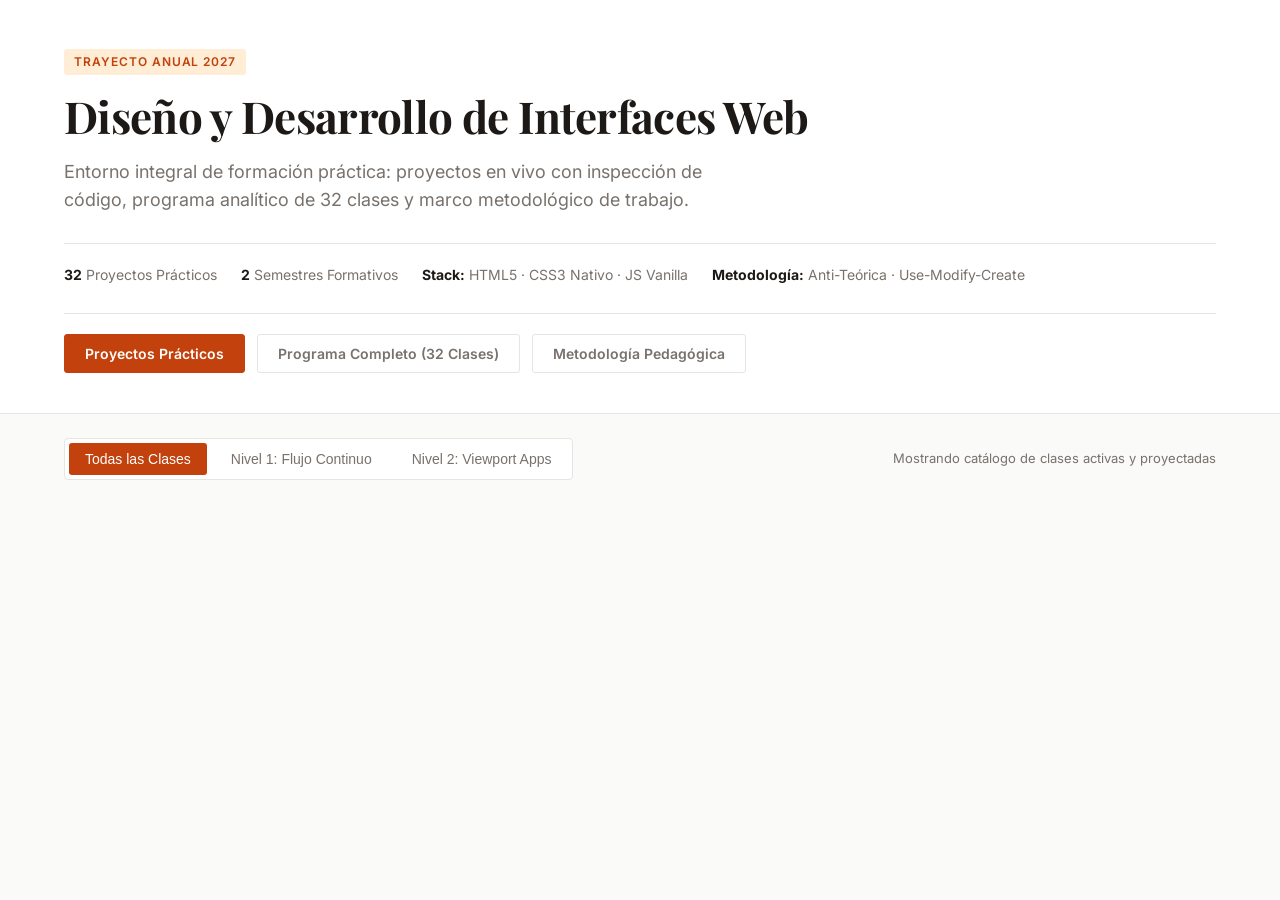
<file: index.html>
<!DOCTYPE html>
<html lang="es">
<head>
  <meta charset="UTF-8">
  <meta name="viewport" content="width=device-width, initial-scale=1.0">
  <title>Portal de Formación | Trayecto Anual de Diseño Web 2027</title>
  <meta name="description" content="Portal interactivo, programa curricular y metodología del Trayecto Anual de Diseño Web por Proyectos 2027.">
  
  <!-- Tipografías (Google Fonts) -->
  <link rel="preconnect" href="https://fonts.googleapis.com">
  <link rel="preconnect" href="https://fonts.gstatic.com" crossorigin>
  <link href="https://fonts.googleapis.com/css2?family=Inter:wght@400;500;600;700&family=JetBrains+Mono:wght@400;500&family=Playfair+Display:ital,wght@0,600;0,700;1,400&display=swap" rel="stylesheet">
  
  <!-- Estilos del Portal (Arquetipo Editorial Cálido) -->
  <link rel="stylesheet" href="css/portal.css">
  <link rel="stylesheet" href="css/prism.min.css">
</head>
<body>

  <!-- Encabezado / Hero Editorial -->
  <header class="portal-header">
    <div class="portal-container">
      <span class="portal-tag">Trayecto Anual 2027</span>
      <h1 class="portal-title">Diseño y Desarrollo de Interfaces Web</h1>
      <p class="portal-subtitle">
        Entorno integral de formación práctica: proyectos en vivo con inspección de código, programa analítico de 32 clases y marco metodológico de trabajo.
      </p>

      <div class="portal-meta">
        <div><strong>32</strong> Proyectos Prácticos</div>
        <div><strong>2</strong> Semestres Formativos</div>
        <div><strong>Stack:</strong> HTML5 · CSS3 Nativo · JS Vanilla</div>
        <div><strong>Metodología:</strong> Anti-Teórica · Use-Modify-Create</div>
      </div>

      <!-- Barra de Navegación Principal (SPA) -->
      <nav class="portal-main-nav" aria-label="Navegación principal del curso">
        <button class="main-nav-btn is-active" data-view="proyectos">Proyectos Prácticos</button>
        <button class="main-nav-btn" data-view="programa">Programa Completo (32 Clases)</button>
        <button class="main-nav-btn" data-view="metodologia">Metodología Pedagógica</button>
      </nav>
    </div>
  </header>

  <!-- Contenido Principal -->
  <main class="portal-container">

    <!-- ======================================================== -->
    <!-- VISTA 1: PROYECTOS PRÁCTICOS (GRILLA + VISOR INTERACTIVO) -->
    <!-- ======================================================== -->
    <section class="portal-view is-active" id="view-proyectos" aria-label="Catálogo de Proyectos">
      <!-- Barra de Filtros por Nivel -->
      <div class="portal-controls">
        <div class="filter-tabs" role="tablist" aria-label="Filtrar por nivel">
          <button class="filter-btn is-active" data-filter="all">Todas las Clases</button>
          <button class="filter-btn" data-filter="1">Nivel 1: Flujo Continuo</button>
          <button class="filter-btn" data-filter="2">Nivel 2: Viewport Apps</button>
        </div>

        <span class="portal-info-badge">Mostrando catálogo de clases activas y proyectadas</span>
      </div>

      <!-- Grilla de Tarjetas (Renderizada por js/portal.js) -->
      <div class="classes-grid" id="classes-grid">
        <!-- Las tarjetas se generan dinámicamente -->
      </div>
    </section>

    <!-- ======================================================== -->
    <!-- VISTA 2: PROGRAMA COMPLETO (32 CLASES E HITOS)           -->
    <!-- ======================================================== -->
    <section class="portal-view" id="view-programa" aria-label="Programa de Clases">
      <article class="editorial-article">
        <header class="article-header">
          <span class="article-badge">Plan Curricular 2027</span>
          <h2 class="article-title">32 Proyectos Prácticos para Aprender Diseño Web</h2>
          <p class="article-lead">
            32 semanas · 1 clase semanal de 3 horas (180 min) · Cero teoría de memoria · Cada clase resuelve un problema visual concreto con código real.
          </p>
        </header>

        <!-- Bloque Nivel 1 -->
        <h3 class="section-block-title">Nivel 1: Páginas Web y Sitios de Lectura (Clases 01 a 16)</h3>
        <p class="section-block-desc">
          <strong>Enfoque:</strong> Documentos web continuos con scroll vertical natural, estructura semántica, tipografía cuidada, Flexbox y publicación en <strong>Netlify Drop</strong>.
        </p>

        <div class="table-responsive">
          <table class="data-table">
            <thead>
              <tr>
                <th class="cell-num">#</th>
                <th>Proyecto</th>
                <th>Problema que resolvemos</th>
                <th>Aprendizaje HTML &amp; CSS</th>
                <th>Estilo</th>
                <th>Interacción</th>
              </tr>
            </thead>
            <tbody>
              <tr>
                <td class="cell-num">01</td>
                <td class="cell-name"><strong>Tarjeta de Perfil Personal (Link in Bio)</strong></td>
                <td>La web por defecto muestra texto plano desordenado y enlaces azules.</td>
                <td>Estructura básica (`html`, `head`, `body`), textos, enlaces, imágenes y primer CSS.</td>
                <td><span class="badge-tag">Editorial Cálido</span></td>
                <td>No</td>
              </tr>
              <tr>
                <td class="cell-num">02</td>
                <td class="cell-name"><strong>Ficha de Receta Culinaria</strong></td>
                <td>El texto corrido sin jerarquías cansa la vista y nadie lo lee.</td>
                <td>Semántica (`header`, `main`, `article`, listas), fuentes, tamaños e interlineado.</td>
                <td><span class="badge-tag">Editorial Cálido</span></td>
                <td>No</td>
              </tr>
              <tr>
                <td class="cell-num">03</td>
                <td class="cell-name"><strong>Tarjeta de Producto E-Commerce</strong></td>
                <td>Las fotos y textos se pegan a los bordes de la tarjeta o se salen.</td>
                <td><strong>Box Model I:</strong> Width, height, padding, border y margin. Evitar desbordes.</td>
                <td><span class="badge-tag">SaaS Moderno</span></td>
                <td>No</td>
              </tr>
              <tr>
                <td class="cell-num">04</td>
                <td class="cell-name"><strong>Banner Promocional con Fondo</strong></td>
                <td>Agregar espacio interno agranda la caja y rompe el ancho calculado.</td>
                <td>`box-sizing: border-box`, fondos con color e imágenes completas (`cover`).</td>
                <td><span class="badge-tag">Neo-Brutalismo</span></td>
                <td>No</td>
              </tr>
              <tr>
                <td class="cell-num">05</td>
                <td class="cell-name"><strong>Artículo con Citas Destacadas</strong></td>
                <td>Líneas de texto eternas de punta a punta de la pantalla que agotan los ojos.</td>
                <td>Google Fonts, medidas en `rem` y límites de ancho centrado (`max-width: 68ch`).</td>
                <td><span class="badge-tag">Editorial Cálido</span></td>
                <td>No</td>
              </tr>
              <tr>
                <td class="cell-num">06</td>
                <td class="cell-name"><strong>Barra de Navegación (Topbar)</strong></td>
                <td>Logo a la izquierda y botones a la derecha sin usar flotantes rotos.</td>
                <td><strong>Flexbox I:</strong> Fila horizontal (`display: flex`) y extremos (`space-between`).</td>
                <td><span class="badge-tag">SaaS Moderno</span></td>
                <td>No</td>
              </tr>
              <tr>
                <td class="cell-num">07</td>
                <td class="cell-name"><strong>Botonera y Barra de Acciones</strong></td>
                <td>Iconos y textos dentro de un botón quedan desalineados verticalmente.</td>
                <td>Centrado vertical (`align-items: center`), separación con `gap` y efectos `:hover`.</td>
                <td><span class="badge-tag">Industrial</span></td>
                <td>No</td>
              </tr>
              <tr>
                <td class="cell-num">08</td>
                <td class="cell-name"><strong>Tabla de Precios y Planes</strong></td>
                <td>Tarjetas en fila con alturas dispares y botones flotando a distinta altura.</td>
                <td>Alturas parejas con stretch, anchos iguales (`flex: 1`) y botones al fondo con `margin-top: auto`.</td>
                <td><span class="badge-tag">SaaS Moderno</span></td>
                <td><span class="badge-interactive">Switch Mensual/Anual</span></td>
              </tr>
              <tr>
                <td class="cell-num">09</td>
                <td class="cell-name"><strong>Galería de Trabajos (Portfolio)</strong></td>
                <td>Al achicar la pantalla, las tarjetas se aprietan infinitamente hasta deformarse.</td>
                <td>Columnas fluidas responsivas con `flex-wrap: wrap` y anchos porcentuales.</td>
                <td><span class="badge-tag">Neo-Brutalismo</span></td>
                <td>No</td>
              </tr>
              <tr>
                <td class="cell-num">10</td>
                <td class="cell-name"><strong>Catálogo de Productos con Filtros</strong></td>
                <td>Organizar una columna fija de filtros a la izquierda y grilla a la derecha.</td>
                <td>Flexbox anidado: caja contenedora principal dividida en lateral y cuerpo.</td>
                <td><span class="badge-tag">SaaS Moderno</span></td>
                <td>No</td>
              </tr>
              <tr>
                <td class="cell-num">11</td>
                <td class="cell-name"><strong>Formulario de Registro y Contacto</strong></td>
                <td>Casilleros desalineados y el usuario no sabe dónde hacer clic para escribir.</td>
                <td>Inputs accesibles (text, email, password), etiquetas `<label>` vinculadas y foco con `:focus`.</td>
                <td><span class="badge-tag">SaaS Moderno</span></td>
                <td><span class="badge-interactive">Mostrar Contraseña</span></td>
              </tr>
              <tr>
                <td class="cell-num">12</td>
                <td class="cell-name"><strong>Formulario de Cotización o Reservas</strong></td>
                <td>Opciones de selección múltiple, desplegables y comentarios desordenados.</td>
                <td>Elementos `<select>`, `<checkbox>`, `<radio>` y `<textarea>` estilizados y legibles.</td>
                <td><span class="badge-tag">Editorial Cálido</span></td>
                <td>No</td>
              </tr>
              <tr>
                <td class="cell-num">13</td>
                <td class="cell-name"><strong>Tabla de Posiciones o Comparativa</strong></td>
                <td>Datos numéricos desalineados y difíciles de comparar a simple vista.</td>
                <td>Tablas semánticas (`table`, `thead`, `tbody`), `border-collapse` y alineación numérica.</td>
                <td><span class="badge-tag">Industrial</span></td>
                <td>No</td>
              </tr>
              <tr>
                <td class="cell-num">14</td>
                <td class="cell-name"><strong>Página Completa de Producto (Parte 1)</strong></td>
                <td>Unir todo lo aprendido en una página integral larga y comercial.</td>
                <td>Estructura completa de landing page, scroll suave y acordeón nativo `<details>`.</td>
                <td><span class="badge-tag">Libre</span></td>
                <td>No</td>
              </tr>
              <tr>
                <td class="cell-num">15</td>
                <td class="cell-name"><strong>Página Completa de Producto (Parte 2)</strong></td>
                <td>En la pantalla chica del celular el menú tapa la página y requiere botón.</td>
                <td>Media Queries responsivas y menú hamburguesa conectado con el interruptor JS de 3 pasos.</td>
                <td><span class="badge-tag">Libre</span></td>
                <td><span class="badge-interactive">Menú Hamburguesa</span></td>
              </tr>
              <tr>
                <td class="cell-num">16</td>
                <td class="cell-name"><strong>Primera Web en Internet y Auditoría</strong></td>
                <td>La página solo funciona localmente y no puede compartirse con el mundo.</td>
                <td>Auditoría de sintaxis y despliegue gratuito a producción con **Netlify Drop**.</td>
                <td><span class="badge-tag">Libre</span></td>
                <td>No</td>
              </tr>
            </tbody>
          </table>
        </div>

        <hr class="section-divider">

        <!-- Bloque Nivel 2 -->
        <h3 class="section-block-title">Nivel 2: Pantallas de Aplicaciones, Paneles y Sistemas de Diseño (Clases 17 a 32)</h3>
        <p class="section-block-desc">
          <strong>Enfoque:</strong> Pantallas de aplicación (100dvh desktop / scroll móvil), control de versiones con <strong>Git &amp; GitHub</strong>, CSS Grid bidimensional, tokens de diseño y <strong>GitHub Pages</strong>.
        </p>

        <div class="table-responsive">
          <table class="data-table">
            <thead>
              <tr>
                <th class="cell-num">#</th>
                <th>Proyecto</th>
                <th>Problema que resolvemos</th>
                <th>Aprendizaje HTML &amp; CSS</th>
                <th>Estilo</th>
                <th>Interacción</th>
              </tr>
            </thead>
            <tbody>
              <tr>
                <td class="cell-num">17</td>
                <td class="cell-name"><strong>Control Profesional con Git</strong></td>
                <td>Modificar código sin copia de seguridad hace que un error borre horas de trabajo.</td>
                <td>Terminal de VS Code, repositorios locales con Git, commits y push a GitHub.</td>
                <td><span class="badge-tag">Industrial</span></td>
                <td>No</td>
              </tr>
              <tr>
                <td class="cell-num">18</td>
                <td class="cell-name"><strong>Tarjeta con Notificación Flotante (Badge)</strong></td>
                <td>Colocar un badge en la esquina de una tarjeta sin que corra los textos.</td>
                <td>Posicionamiento fuera de flujo: `position: relative` + `position: absolute`.</td>
                <td><span class="badge-tag">SaaS Moderno</span></td>
                <td>No</td>
              </tr>
              <tr>
                <td class="cell-num">19</td>
                <td class="cell-name"><strong>Menú Superior Fijo con Notificaciones</strong></td>
                <td>El menú desaparece al scrollear y una ventanita flotante queda tapada.</td>
                <td>Navegación pegada con `position: sticky` y apilamiento en capas con `z-index`.</td>
                <td><span class="badge-tag">Industrial</span></td>
                <td><span class="badge-interactive">Pop de Avisos</span></td>
              </tr>
              <tr>
                <td class="cell-num">20</td>
                <td class="cell-name"><strong>Mosaico de Fotos y Portfolio Creativo</strong></td>
                <td>Flexbox solo piensa en 1D; no permite mosaicos con fotos de tamaños variados.</td>
                <td><strong>CSS Grid:</strong> Cuadrículas bidimensionales usando fracciones (`fr`) y `gap`.</td>
                <td><span class="badge-tag">Neo-Brutalismo</span></td>
                <td>No</td>
              </tr>
              <tr>
                <td class="cell-num">21</td>
                <td class="cell-name"><strong>Grilla Bento (Estilo Apple / Linear)</strong></td>
                <td>Tarjetas modernas donde una ocupa dos filas y dos columnas sin romper el resto.</td>
                <td>Expansión en grilla con `grid-column: span 2` y `grid-row: span 2`.</td>
                <td><span class="badge-tag">SaaS Moderno</span></td>
                <td>No</td>
              </tr>
              <tr>
                <td class="cell-num">22</td>
                <td class="cell-name"><strong>Estructura Base de una App (App Shell)</strong></td>
                <td>Pantalla fija de aplicación donde el sidebar queda quieto y el centro scrollea.</td>
                <td>Áreas nombradas (`grid-template-areas`), altura real `100dvh` y scroll encapsulado.</td>
                <td><span class="badge-tag">Industrial</span></td>
                <td>No</td>
              </tr>
              <tr>
                <td class="cell-num">23</td>
                <td class="cell-name"><strong>Panel de Métricas (Dashboard de Control)</strong></td>
                <td>Coordinar el esqueleto general con los detalles dentro de cada estadística.</td>
                <td>La combinación profesional: Grid para la macro-estructura y Flexbox para micro-tarjetas.</td>
                <td><span class="badge-tag">Industrial</span></td>
                <td>No</td>
              </tr>
              <tr>
                <td class="cell-num">24</td>
                <td class="cell-name"><strong>Grillas Auto-Responsivas Sin Media Queries</strong></td>
                <td>Escribir reglas manuales para cada tamaño de pantalla es agotador y frágil.</td>
                <td>Columnas fluidas inteligentes con `repeat(auto-fit, minmax(280px, 1fr))`.</td>
                <td><span class="badge-tag">SaaS Moderno</span></td>
                <td>No</td>
              </tr>
              <tr>
                <td class="cell-num">25</td>
                <td class="cell-name"><strong>Menú Lateral Deslizable Móvil</strong></td>
                <td>En celular el sidebar ocupa toda la pantalla y asfixia el contenido central.</td>
                <td>Mobile-First: sidebar oculto por defecto con transformación lateral fluida.</td>
                <td><span class="badge-tag">SaaS Moderno</span></td>
                <td><span class="badge-interactive">Sidebar Deslizable</span></td>
              </tr>
              <tr>
                <td class="cell-num">26</td>
                <td class="cell-name"><strong>Sistema de Colores y Tokens (`:root`)</strong></td>
                <td>Cambiar la identidad de marca obliga a buscar y reemplazar cientos de líneas.</td>
                <td>Variables nativas de CSS (`:root`) para colores, tipografías y radios globales.</td>
                <td><span class="badge-tag">Libre</span></td>
                <td>No</td>
              </tr>
              <tr>
                <td class="cell-num">27</td>
                <td class="cell-name"><strong>Modo Oscuro (Dark Mode) con Persistencia</strong></td>
                <td>Los usuarios quieren interfaz nocturna sin duplicar archivos CSS.</td>
                <td>Variables dinámicas redefinidas en clase `.dark` y guardado en `localStorage`.</td>
                <td><span class="badge-tag">Industrial</span></td>
                <td><span class="badge-interactive">Switch Dark/Light</span></td>
              </tr>
              <tr>
                <td class="cell-num">28</td>
                <td class="cell-name"><strong>Iconos Nítidos (SVG) y Multimedia</strong></td>
                <td>Imágenes PNG se pixelen al agrandar y no cambian de color con el texto.</td>
                <td>Iconos vectoriales Tabler Icons (`currentColor`), video y audio HTML5 nativos.</td>
                <td><span class="badge-tag">Editorial Cálido</span></td>
                <td>No</td>
              </tr>
              <tr>
                <td class="cell-num">29</td>
                <td class="cell-name"><strong>Validación Visual en Formularios</strong></td>
                <td>El usuario escribe mal un dato y no se entera hasta enviar la página.</td>
                <td>Inputs avanzados (date, range, color) y feedback en tiempo real con `:valid` e `:invalid`.</td>
                <td><span class="badge-tag">SaaS Moderno</span></td>
                <td>No</td>
              </tr>
              <tr>
                <td class="cell-num">30</td>
                <td class="cell-name"><strong>Factura Lista para Imprimir y Guardar en PDF</strong></td>
                <td>Al imprimir con `Ctrl+P`, salen menús, botones y se cortan tablas entre hojas.</td>
                <td>Estilos específicos de impresión (`@media print`): limpieza y saltos de página controlados.</td>
                <td><span class="badge-tag">Editorial Cálido</span></td>
                <td>No</td>
              </tr>
              <tr>
                <td class="cell-num">31</td>
                <td class="cell-name"><strong>Proyecto Final: Dashboard SaaS Completo</strong></td>
                <td>Ensamblar todas las destrezas del año en un producto digital funcional completo.</td>
                <td>Arquitectura limpia, accesibilidad por teclado y modal emergente nativo.</td>
                <td><span class="badge-tag">Libre</span></td>
                <td><span class="badge-interactive">Modal de Registros</span></td>
              </tr>
              <tr>
                <td class="cell-num">32</td>
                <td class="cell-name"><strong>Publicación Automática en GitHub Pages</strong></td>
                <td>La aplicación debe estar online y actualizarse con cada commit de Git.</td>
                <td>Despliegue automatizado con Pages, auditoría con Lighthouse y entrega final.</td>
                <td><span class="badge-tag">Libre</span></td>
                <td>No</td>
              </tr>
            </tbody>
          </table>
        </div>

        <hr class="section-divider">

        <!-- Bloque Hitos -->
        <h3 class="section-block-title">Los 8 Hitos Clave del Año</h3>
        <p class="section-block-desc">
          Puntos de control formativos donde se consolida un proyecto completo para sumar al portfolio.
        </p>

        <div class="milestones-grid">
          <div class="milestone-card">
            <span class="milestone-week">Semana 04 · Nivel 1</span>
            <h4 class="milestone-title">Hito 1: Control de Cajas</h4>
            <p class="milestone-desc">Banner promocional. Dominio exacto del Box Model sin desbordes de pantalla.</p>
          </div>
          <div class="milestone-card">
            <span class="milestone-week">Semana 08 · Nivel 1</span>
            <h4 class="milestone-title">Hito 2: Dominio de Flexbox</h4>
            <p class="milestone-desc">Tabla de 3 planes de precios con alturas unificadas y botones alineados al fondo.</p>
          </div>
          <div class="milestone-card">
            <span class="milestone-week">Semana 13 · Nivel 1</span>
            <h4 class="milestone-title">Hito 3: Formularios y Datos</h4>
            <p class="milestone-desc">Formularios accesibles y tablas numéricas perfectamente legibles.</p>
          </div>
          <div class="milestone-card">
            <span class="milestone-week">Semana 16 · Nivel 1</span>
            <h4 class="milestone-title">Hito 4: Cierre Nivel 1</h4>
            <p class="milestone-desc">Landing page comercial completa publicada en internet vía Netlify Drop.</p>
          </div>
          <div class="milestone-card">
            <span class="milestone-week">Semana 17 · Nivel 2</span>
            <h4 class="milestone-title">Hito 5: Trabajo con Git</h4>
            <p class="milestone-desc">Primer repositorio versionado en terminal y sincronizado con GitHub.</p>
          </div>
          <div class="milestone-card">
            <span class="milestone-week">Semana 22 · Nivel 2</span>
            <h4 class="milestone-title">Hito 6: Pantalla de App (100dvh)</h4>
            <p class="milestone-desc">Panel de aplicación con sidebar fijo y scroll de trabajo independiente.</p>
          </div>
          <div class="milestone-card">
            <span class="milestone-week">Semana 27 · Nivel 2</span>
            <h4 class="milestone-title">Hito 7: Tokens y Modo Oscuro</h4>
            <p class="milestone-desc">Sistema de variables en `:root` con alternancia persistente de tema claro/oscuro.</p>
          </div>
          <div class="milestone-card">
            <span class="milestone-week">Semana 32 · Nivel 2</span>
            <h4 class="milestone-title">Hito 8: Entrega Integrador Final</h4>
            <p class="milestone-desc">Aplicación web completa publicada y sincronizada en GitHub Pages.</p>
          </div>
        </div>
      </article>
    </section>

    <!-- ======================================================== -->
    <!-- VISTA 3: METODOLOGÍA PEDAGÓGICA                          -->
    <!-- ======================================================== -->
    <section class="portal-view" id="view-metodologia" aria-label="Metodología de Trabajo">
      <article class="editorial-article">
        <header class="article-header">
          <span class="article-badge">Marco Metodológico</span>
          <h2 class="article-title">Cómo Enseñamos y Aprendemos</h2>
          <p class="article-lead">
            Una propuesta pedagógica 100% práctica basada en proyectos reales, diseñada para eliminar la frustración teórica y el bloqueo frente a la hoja en blanco.
          </p>
        </header>

        <!-- Los 4 Principios -->
        <h3 class="section-block-title">Los Cuatro Principios de Clase</h3>
        <p class="section-block-desc">
          Fundamentos aplicados en cada sesión desde el primer minuto de cursada:
        </p>

        <div class="principles-grid">
          <div class="principle-card">
            <div class="principle-num">01</div>
            <h4 class="principle-title">El código resuelve un problema visual</h4>
            <p class="principle-text">
              No memorizamos etiquetas de antemano. La teoría aparece únicamente como solución técnica ante una fricción visual evidente (un botón desalineado, una caja desbordada o un texto ilegible).
            </p>
          </div>

          <div class="principle-card">
            <div class="principle-num">02</div>
            <h4 class="principle-title">Boceto en cajas antes de escribir código</h4>
            <p class="principle-text">
              Pensar en cajas estructuradas antes de tocar el teclado. Dedicamos 5 minutos en Excalidraw o papel a dibujar rectángulos jerárquicos (padres e hijos). Si se puede esquematizar en 3 minutos, se puede maquetar sin trabas.
            </p>
          </div>

          <div class="principle-card">
            <div class="principle-num">03</div>
            <h4 class="principle-title">Elegí tu nivel de ayuda en cada clase</h4>
            <p class="principle-text">
              Cada alumno regula su desafío diario: <strong>Modo Guiado</strong> (plantilla con HTML resuelto y comentarios en CSS para avanzar con contención) o <strong>Modo Autónomo</strong> (texto crudo y objetivo visual para construir desde cero).
            </p>
          </div>

          <div class="principle-card">
            <div class="principle-num">04</div>
            <h4 class="principle-title">JavaScript simple y quirúrgico</h4>
            <p class="principle-text">
              Sin matemáticas abstractas ni algoritmos pesados en etapas iniciales. Usamos el patrón transparente de 3 pasos que opera exactamente como un interruptor de luz en la pared.
            </p>
          </div>
        </div>

        <!-- Patrón JS de 3 pasos -->
        <h4 style="font-size: 1.125rem; font-weight: 700; margin-bottom: 0.5rem;">El Patrón de 3 Pasos del DOM</h4>
        <p class="section-block-desc">
          Toda interactividad en las clases iniciales se resuelve conectando el evento del usuario con una clase de estilos en CSS:
        </p>

        <div class="code-example-box">
<span style="color:#78716c;">// 1. ELEGIR los elementos de la interfaz</span>
<span style="color:#f97316;">const</span> botonMenu = document.<span style="color:#38bdf8;">querySelector</span>(<span style="color:#a3e635;">'.menu-toggle'</span>);
<span style="color:#f97316;">const</span> navMenu   = document.<span style="color:#38bdf8;">querySelector</span>(<span style="color:#a3e635;">'.nav-links'</span>);

<span style="color:#78716c;">// 2. ESCUCHAR el clic del usuario</span>
botonMenu.<span style="color:#38bdf8;">addEventListener</span>(<span style="color:#a3e635;">'click'</span>, () =&gt; {
  <span style="color:#78716c;">// 3. PRENDER / APAGAR la clase en CSS</span>
  navMenu.classList.<span style="color:#38bdf8;">toggle</span>(<span style="color:#a3e635;">'is-open'</span>);
});
        </div>

        <hr class="section-divider">

        <!-- Cronograma de 180 Minutos -->
        <h3 class="section-block-title">Estructura de una Clase de 3 Horas (180 Minutos)</h3>
        <p class="section-block-desc">
          Una rutina predecible y cuidada para asegurar el acompañamiento docente mesa por mesa:
        </p>

        <div class="table-responsive">
          <table class="data-table">
            <thead>
              <tr>
                <th style="width: 5rem;">Bloque</th>
                <th style="width: 8rem;">Tiempo</th>
                <th style="width: 14rem;">Momento</th>
                <th>Actividad en el aula</th>
              </tr>
            </thead>
            <tbody>
              <tr>
                <td><strong>Bloque 1</strong></td>
                <td><code>00:00 - 00:35</code></td>
                <td><strong>Apertura y Desarmado</strong></td>
                <td>Proyección de la <code>version-terminada</code> en pantalla grande. Inspección con DevTools (`F12`) y boceto ágil de cajas en Excalidraw (5 min).</td>
              </tr>
              <tr>
                <td><strong>Bloque 2</strong></td>
                <td><code>00:35 - 00:40</code></td>
                <td><strong>Elección de Modo</strong></td>
                <td>Cada estudiante selecciona su punto de partida: <code>starter-kit-guiado</code> (asistido) o <code>starter-kit-autonomo</code> (hoja en blanco).</td>
              </tr>
              <tr>
                <td><strong>Bloque 3</strong></td>
                <td><code>00:40 - 02:25</code></td>
                <td><strong>Taller de Práctica</strong></td>
                <td>Maquetación individual o en duplas siguiendo <code>INSTRUCCIONES.md</code>. El docente recorre mesa por mesa destrabando fricciones puntuales.</td>
              </tr>
              <tr>
                <td><strong>Bloque 4</strong></td>
                <td><code>02:25 - 02:40</code></td>
                <td><strong>Pausa Activa</strong></td>
                <td>15 minutos para despejar la vista, tomar un café y desconectar de las pantallas.</td>
              </tr>
              <tr>
                <td><strong>Bloque 5</strong></td>
                <td><code>02:40 - 03:00</code></td>
                <td><strong>Puesta en Común</strong></td>
                <td>Ronda final de 20 minutos: logros alcanzados, qué propiedades costaron resolver y cómo se solucionaron colectivamente.</td>
              </tr>
            </tbody>
          </table>
        </div>

        <hr class="section-divider">

        <!-- Protocolo de 4 Pasos -->
        <h3 class="section-block-title">Protocolo de Depuración en 4 Pasos</h3>
        <p class="section-block-desc">
          Camino estandarizado que entrena a los estudiantes a encontrar y corregir desajustes visuales mediante las herramientas de desarrollo del navegador:
        </p>

        <div class="protocol-steps">
          <div class="protocol-step">
            <span class="step-badge">Paso 1</span>
            <div class="step-content">
              <h4>Inspeccionar el elemento con F12</h4>
              <p>Clic derecho sobre el elemento desalineado &gt; <em>Inspeccionar</em>. Localizar la etiqueta exacta en el árbol del DOM.</p>
            </div>
          </div>

          <div class="protocol-step">
            <span class="step-badge">Paso 2</span>
            <div class="step-content">
              <h4>Verificar la insignia flex o grid en el contenedor padre</h4>
              <p>Confirmar si el padre directo tiene <code>display: flex</code> o <code>display: grid</code> declarado. Si no aparece, revisar errores tipográficos en el selector del CSS.</p>
            </div>
          </div>

          <div class="protocol-step">
            <span class="step-badge">Paso 3</span>
            <div class="step-content">
              <h4>Detectar propiedades tachadas en el panel Styles</h4>
              <p>Una línea tachada indica que otra regla de mayor especificidad la está anulando o que hubo un error de sintaxis en el valor asignado.</p>
            </div>
          </div>

          <div class="protocol-step">
            <span class="step-badge">Paso 4</span>
            <div class="step-content">
              <h4>Probar la corrección en vivo antes de editar el archivo</h4>
              <p>Cambiar los valores directamente en el inspector. Cuando el ajuste visual responda como se espera, trasladar la solución al archivo <code>styles.css</code> en VS Code.</p>
            </div>
          </div>
        </div>

        <hr class="section-divider">

        <!-- Estructura Canónica -->
        <h3 class="section-block-title">Estructura Canónica de Cada Clase</h3>
        <p class="section-block-desc">
          Cada carpeta del repositorio mantiene una organización predecible e idéntica de 5 elementos:
        </p>

        <div class="code-example-box">
clase-XX/
├── FICHA-TECNICA.md          <span style="color:#78716c;"># Ficha pedagógica de la sesión para el docente y el alumno</span>
├── INSTRUCCIONES.md          <span style="color:#78716c;"># Guía técnica: Nivel Base, Desafío y Reto semanal</span>
├── version-terminada/        <span style="color:#78716c;"># Meta visual 100% resuelta para desarmar y comparar</span>
├── starter-kit-guiado/       <span style="color:#78716c;"># Plantilla con HTML listo y comentarios guía en CSS</span>
└── starter-kit-autonomo/     <span style="color:#78716c;"># Texto crudo y especificación para maquetar desde cero</span>
        </div>
      </article>
    </section>

  </main>

  <!-- Visor Interactivo (Modal para Live Preview y Código) -->
  <div class="viewer-overlay" id="viewer-overlay" role="dialog" aria-modal="true" aria-labelledby="viewer-project-title">
    <div class="viewer-window">
      
      <!-- Topbar del Visor -->
      <header class="viewer-topbar">
        <div class="viewer-title-box">
          <h2 class="viewer-project-title" id="viewer-project-title">Cargando proyecto...</h2>
        </div>
        <button class="viewer-close-btn" id="viewer-close-btn" aria-label="Cerrar visor">✕ Cerrar (Esc)</button>
      </header>

      <!-- Selector de Pestañas (Preview vs HTML vs CSS) -->
      <nav class="viewer-tabs" aria-label="Vistas del proyecto">
        <button class="viewer-tab-btn is-active" data-viewer-tab="preview">Vista Previa</button>
        <button class="viewer-tab-btn" data-viewer-tab="html">Código HTML</button>
        <button class="viewer-tab-btn" data-viewer-tab="css">Código CSS</button>
      </nav>

      <!-- Cuerpo del Visor -->
      <div class="viewer-body">
        
        <!-- Panel 1: Iframe Interactivo con selector de pantalla -->
        <section class="viewer-pane is-active" data-viewer-pane="preview" aria-label="Vista previa del resultado">
          <div class="preview-controls">
            <button class="preview-device-btn is-active" data-device="desktop">Desktop</button>
            <button class="preview-device-btn" data-device="mobile">Mobile (375px)</button>
          </div>
          <div class="preview-frame-wrapper">
            <iframe class="preview-frame" id="preview-frame" title="Vista previa del proyecto"></iframe>
          </div>
        </section>

        <!-- Panel 2: Código HTML -->
        <section class="viewer-pane" data-viewer-pane="html" aria-label="Código fuente HTML">
          <div class="code-wrapper">
            <pre class="code-block language-html"><code class="language-html" id="code-html"></code></pre>
          </div>
        </section>

        <!-- Panel 3: Código CSS -->
        <section class="viewer-pane" data-viewer-pane="css" aria-label="Código fuente CSS">
          <div class="code-wrapper">
            <pre class="code-block language-css"><code class="language-css" id="code-css"></code></pre>
          </div>
        </section>

      </div>
    </div>
  </div>

  <!-- Catálogo Maestro de Clases (Fuente de Datos) -->
  <script src="data/clases.js"></script>
  <!-- Resaltado de Sintaxis Offline -->
  <script src="js/prism.min.js"></script>
  <!-- Lógica Vanilla del Portal -->
  <script src="js/portal.js"></script>
</body>
</html>
</file>
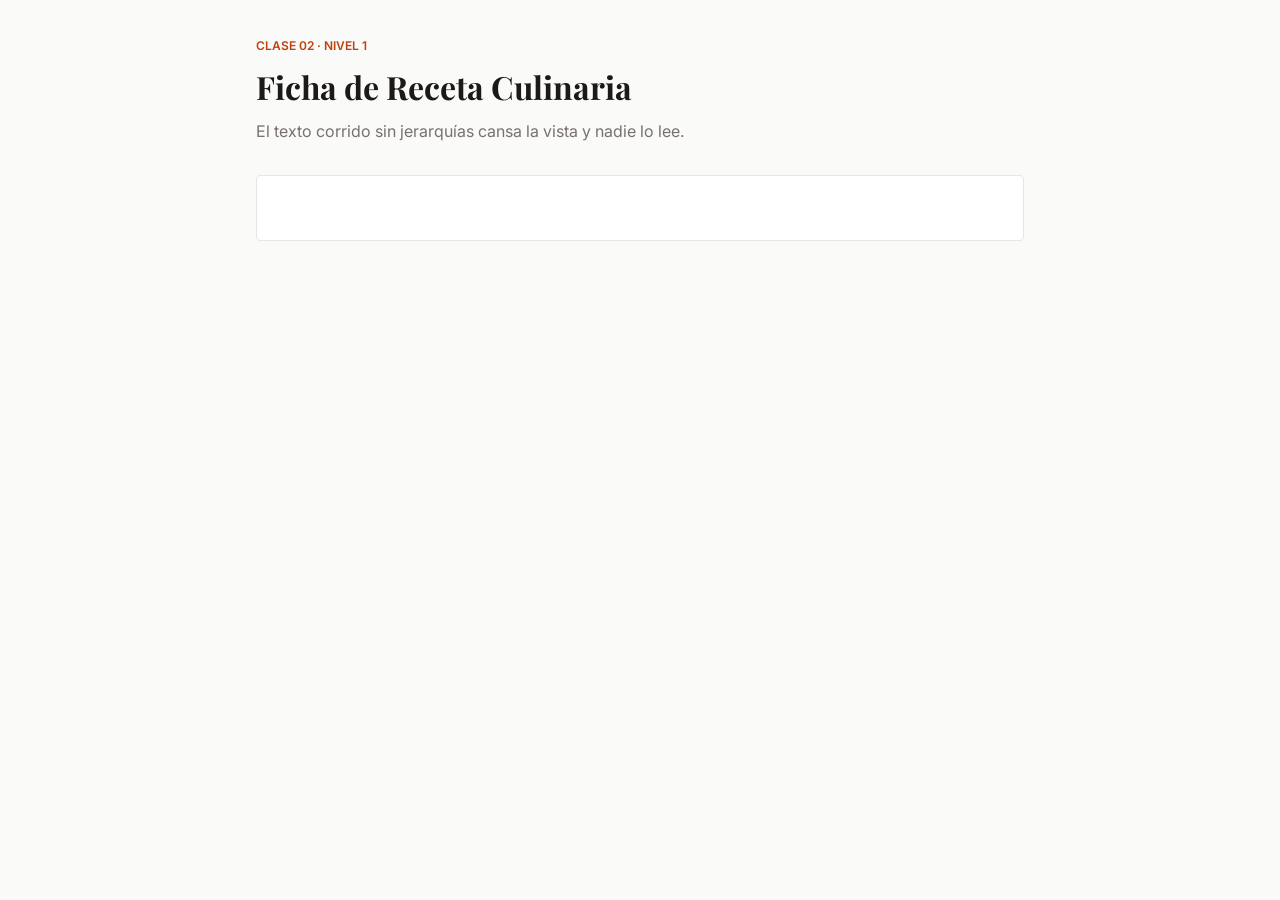
<file: nivel-1-flujo-continuo/clase-02-receta-culinaria/starter-kit-guiado/index.html>
<!DOCTYPE html>
<html lang="es">
<head>
  <meta charset="UTF-8">
  <meta name="viewport" content="width=device-width, initial-scale=1.0">
  <title>Clase 02: Ficha de Receta Culinaria</title>
  
  <!-- Tipografías -->
  <link rel="preconnect" href="https://fonts.googleapis.com">
  <link rel="preconnect" href="https://fonts.gstatic.com" crossorigin>
  <link href="https://fonts.googleapis.com/css2?family=Inter:wght@400;500;600;700&family=Playfair+Display:ital,wght@0,600;0,700;1,400&display=swap" rel="stylesheet">
  
  <link rel="stylesheet" href="css/styles.css">
</head>
<body>

  <main class="project-container">
    <header class="project-header">
      <span class="project-badge">Clase 02 · Nivel 1</span>
      <h1 class="project-title">Ficha de Receta Culinaria</h1>
      <p class="project-desc">El texto corrido sin jerarquías cansa la vista y nadie lo lee.</p>
    </header>

    <article class="project-card">
      <!-- Contenido del proyecto resuelto -->
    </article>
  </main>

</body>
</html>
</file>
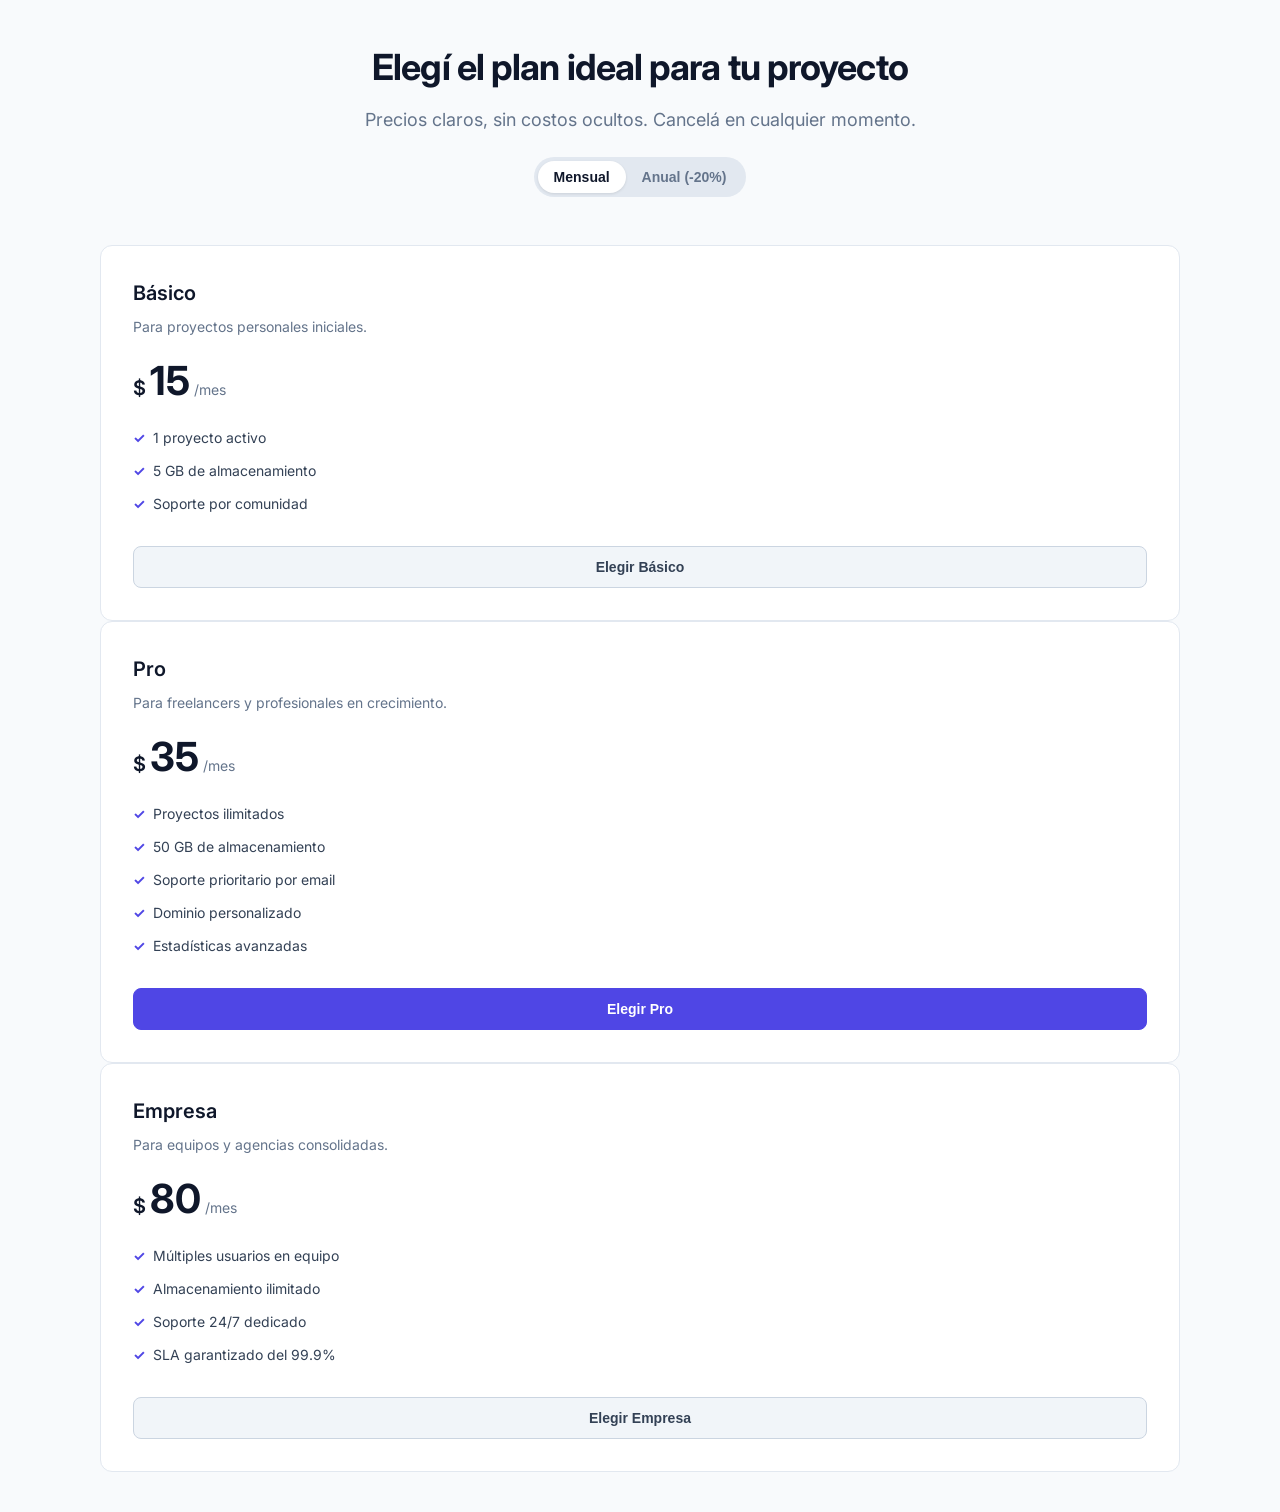
<file: nivel-1-flujo-continuo/clase-08-tabla-de-precios/starter-kit-guiado/index.html>
<!DOCTYPE html>
<html lang="es">
<head>
  <meta charset="UTF-8">
  <meta name="viewport" content="width=device-width, initial-scale=1.0">
  <title>Planes y Suscripciones - Clase 08</title>
  <link rel="preconnect" href="https://fonts.googleapis.com">
  <link rel="preconnect" href="https://fonts.gstatic.com" crossorigin>
  <link href="https://fonts.googleapis.com/css2?family=Inter:wght@400;600;700&display=swap" rel="stylesheet">
  <link rel="stylesheet" href="css/styles.css">
</head>
<body>

  <!-- ========================================== -->
  <!-- ZONA DEL SISTEMA: Encabezado y Sección      -->
  <!-- ========================================== -->
  <main class="pricing-container">
    <header class="pricing-header">
      <h1 class="pricing-title">Elegí el plan ideal para tu proyecto</h1>
      <p class="pricing-subtitle">Precios claros, sin costos ocultos. Cancelá en cualquier momento.</p>

      <!-- Alternador para el Nivel Desafío (Pro) -->
      <div class="billing-toggle">
        <button id="btn-monthly" class="toggle-btn active">Mensual</button>
        <button id="btn-yearly" class="toggle-btn">Anual (-20%)</button>
      </div>
    </header>

    <!-- ========================================== -->
    <!-- ZONA DE TRABAJO: Grilla de Tarjetas        -->
    <!-- ========================================== -->
    <div class="pricing-grid">

      <!-- Tarjeta 1: Plan Básico -->
      <article class="card">
        <h2 class="card__title">Básico</h2>
        <p class="card__description">Para proyectos personales iniciales.</p>
        <div class="card__price-box">
          <span class="price-currency">$</span>
          <span class="price-amount" data-monthly="15">15</span>
          <span class="price-period">/mes</span>
        </div>
        <ul class="card__features">
          <li>1 proyecto activo</li>
          <li>5 GB de almacenamiento</li>
          <li>Soporte por comunidad</li>
        </ul>
        <button class="card__button">Elegir Básico</button>
      </article>

      <!-- Tarjeta 2: Plan Pro (Destacado) -->
      <article class="card card--featured">
        <h2 class="card__title">Pro</h2>
        <p class="card__description">Para freelancers y profesionales en crecimiento.</p>
        <div class="card__price-box">
          <span class="price-currency">$</span>
          <span class="price-amount" data-monthly="35">35</span>
          <span class="price-period">/mes</span>
        </div>
        <ul class="card__features">
          <li>Proyectos ilimitados</li>
          <li>50 GB de almacenamiento</li>
          <li>Soporte prioritario por email</li>
          <li>Dominio personalizado</li>
          <li>Estadísticas avanzadas</li>
        </ul>
        <button class="card__button card__button--primary">Elegir Pro</button>
      </article>

      <!-- Tarjeta 3: Plan Empresa -->
      <article class="card">
        <h2 class="card__title">Empresa</h2>
        <p class="card__description">Para equipos y agencias consolidadas.</p>
        <div class="card__price-box">
          <span class="price-currency">$</span>
          <span class="price-amount" data-monthly="80">80</span>
          <span class="price-period">/mes</span>
        </div>
        <ul class="card__features">
          <li>Múltiples usuarios en equipo</li>
          <li>Almacenamiento ilimitado</li>
          <li>Soporte 24/7 dedicado</li>
          <li>SLA garantizado del 99.9%</li>
        </ul>
        <button class="card__button">Elegir Empresa</button>
      </article>

    </div>
  </main>

  <!-- ========================================== -->
  <!-- CAJA NEGRA: Script de IA (Pegar aquí abajo)-->
  <!-- ========================================== -->

</body>
</html>
</file>
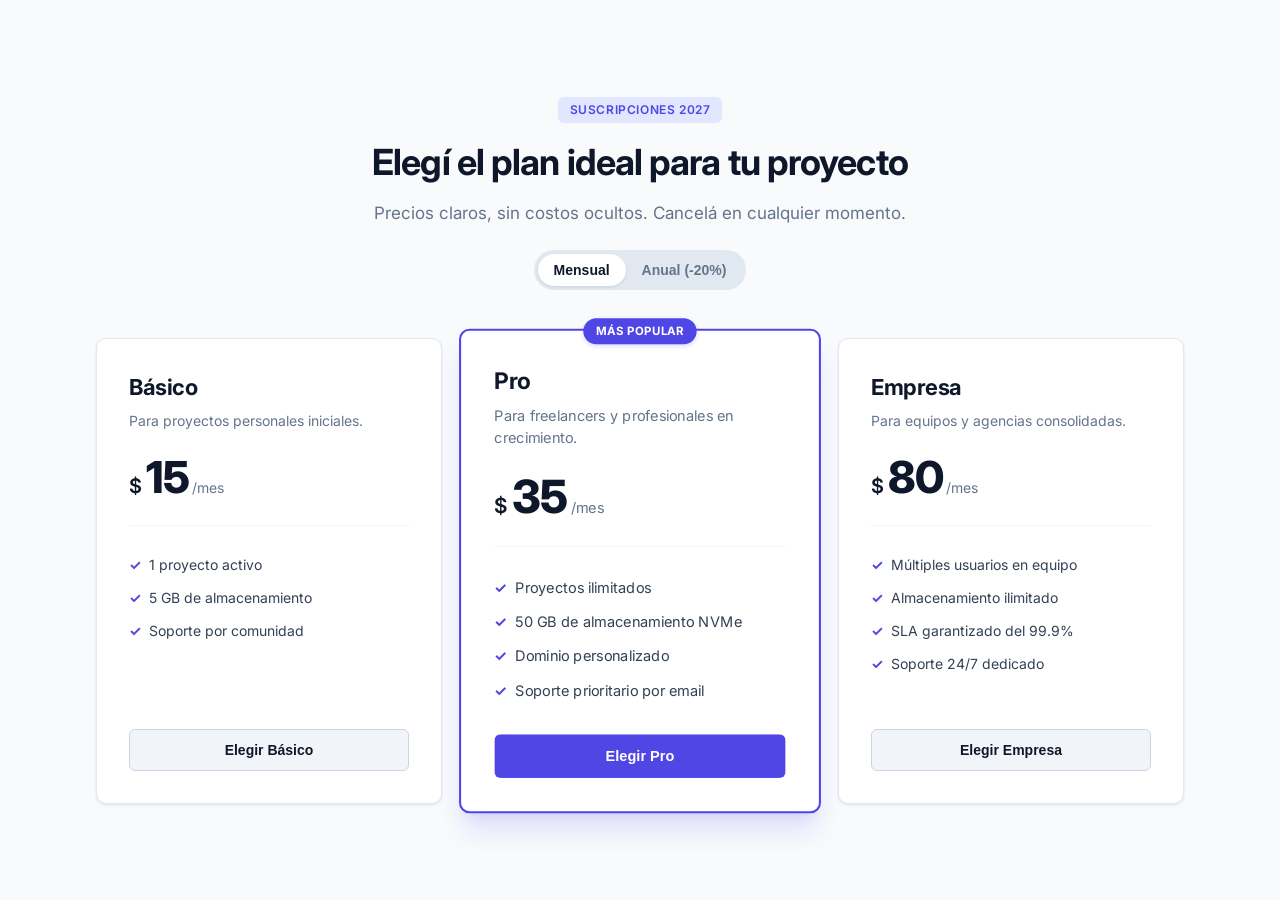
<file: nivel-1-flujo-continuo/clase-08-tabla-de-precios/version-terminada/index.html>
<!DOCTYPE html>
<html lang="es">
<head>
  <meta charset="UTF-8">
  <meta name="viewport" content="width=device-width, initial-scale=1.0">
  <title>Planes y Suscripciones · Solución Terminada</title>
  <link rel="preconnect" href="https://fonts.googleapis.com">
  <link rel="preconnect" href="https://fonts.gstatic.com" crossorigin>
  <link href="https://fonts.googleapis.com/css2?family=Inter:wght@400;600;700;800&display=swap" rel="stylesheet">
  <link rel="stylesheet" href="css/styles.css">
</head>
<body>

  <main class="pricing-container">
    <header class="pricing-header">
      <span class="pricing-badge">Suscripciones 2027</span>
      <h1 class="pricing-title">Elegí el plan ideal para tu proyecto</h1>
      <p class="pricing-subtitle">Precios claros, sin costos ocultos. Cancelá en cualquier momento.</p>

      <div class="billing-toggle">
        <button id="btn-monthly" class="toggle-btn active">Mensual</button>
        <button id="btn-yearly" class="toggle-btn">Anual (-20%)</button>
      </div>
    </header>

    <div class="pricing-grid">

      <!-- Tarjeta 1: Plan Básico -->
      <article class="card">
        <div class="card-header">
          <h2 class="card-title">Básico</h2>
          <p class="card-desc">Para proyectos personales iniciales.</p>
        </div>
        <div class="card-price-box">
          <span class="card-currency">$</span>
          <span class="card-amount" data-monthly="15">15</span>
          <span class="card-period">/mes</span>
        </div>
        <ul class="card-features">
          <li class="card-feature-item">
            <span class="card-feature-icon">✓</span>
            <span>1 proyecto activo</span>
          </li>
          <li class="card-feature-item">
            <span class="card-feature-icon">✓</span>
            <span>5 GB de almacenamiento</span>
          </li>
          <li class="card-feature-item">
            <span class="card-feature-icon">✓</span>
            <span>Soporte por comunidad</span>
          </li>
        </ul>
        <button class="card-btn">Elegir Básico</button>
      </article>

      <!-- Tarjeta 2: Plan Pro (Destacado) -->
      <article class="card card-featured">
        <span class="card-tag">Más Popular</span>
        <div class="card-header">
          <h2 class="card-title">Pro</h2>
          <p class="card-desc">Para freelancers y profesionales en crecimiento.</p>
        </div>
        <div class="card-price-box">
          <span class="card-currency">$</span>
          <span class="card-amount" data-monthly="35">35</span>
          <span class="card-period">/mes</span>
        </div>
        <ul class="card-features">
          <li class="card-feature-item">
            <span class="card-feature-icon">✓</span>
            <span>Proyectos ilimitados</span>
          </li>
          <li class="card-feature-item">
            <span class="card-feature-icon">✓</span>
            <span>50 GB de almacenamiento NVMe</span>
          </li>
          <li class="card-feature-item">
            <span class="card-feature-icon">✓</span>
            <span>Dominio personalizado</span>
          </li>
          <li class="card-feature-item">
            <span class="card-feature-icon">✓</span>
            <span>Soporte prioritario por email</span>
          </li>
        </ul>
        <button class="card-btn card-btn-primary">Elegir Pro</button>
      </article>

      <!-- Tarjeta 3: Plan Empresa -->
      <article class="card">
        <div class="card-header">
          <h2 class="card-title">Empresa</h2>
          <p class="card-desc">Para equipos y agencias consolidadas.</p>
        </div>
        <div class="card-price-box">
          <span class="card-currency">$</span>
          <span class="card-amount" data-monthly="80">80</span>
          <span class="card-period">/mes</span>
        </div>
        <ul class="card-features">
          <li class="card-feature-item">
            <span class="card-feature-icon">✓</span>
            <span>Múltiples usuarios en equipo</span>
          </li>
          <li class="card-feature-item">
            <span class="card-feature-icon">✓</span>
            <span>Almacenamiento ilimitado</span>
          </li>
          <li class="card-feature-item">
            <span class="card-feature-icon">✓</span>
            <span>SLA garantizado del 99.9%</span>
          </li>
          <li class="card-feature-item">
            <span class="card-feature-icon">✓</span>
            <span>Soporte 24/7 dedicado</span>
          </li>
        </ul>
        <button class="card-btn">Elegir Empresa</button>
      </article>

    </div>
  </main>

  <script>
    (() => {
      const btnMonthly = document.getElementById('btn-monthly');
      const btnYearly = document.getElementById('btn-yearly');
      const priceAmounts = document.querySelectorAll('.card-amount');
      const pricePeriods = document.querySelectorAll('.card-period');

      if (!btnMonthly || !btnYearly) return;

      btnYearly.addEventListener('click', () => {
        btnMonthly.classList.remove('active');
        btnYearly.classList.add('active');

        priceAmounts.forEach(price => {
          const monthly = Number(price.getAttribute('data-monthly'));
          price.textContent = String(monthly * 10);
        });

        pricePeriods.forEach(period => {
          period.textContent = '/año';
        });
      });

      btnMonthly.addEventListener('click', () => {
        btnYearly.classList.remove('active');
        btnMonthly.classList.add('active');

        priceAmounts.forEach(price => {
          const monthly = price.getAttribute('data-monthly');
          price.textContent = monthly;
        });

        pricePeriods.forEach(period => {
          period.textContent = '/mes';
        });
      });
    })();
  </script>

</body>
</html>
</file>
<file: css/portal.css>
/* ============================================================ */
/* PORTAL DE CLASES: ARQUETIPO EDITORIAL CÁLIDO                */
/* Archivo: css/portal.css                                      */
/* ============================================================ */

:root {
  /* Paleta Editorial Cálido */
  --color-bg: #fafaf9;          /* Arena suave */
  --color-card-bg: #ffffff;     /* Blanco puro */
  --color-text-main: #1c1917;   /* Grafito oscuro */
  --color-text-muted: #78716c;  /* Gris cálido */
  --color-border: #e7e5e4;      /* Borde sutil de 1px */
  --color-divider: #f5f5f4;
  
  --color-accent: #c2410c;      /* Terracota */
  --color-accent-hover: #9a3412;
  --color-accent-contrast: #ffffff;
  --color-accent-subtle: #ffedd5;

  --color-code-bg: #1c1917;
  --color-code-text: #f5f5f4;

  /* Tipografías */
  --font-serif: 'Playfair Display', Georgia, serif;
  --font-sans: 'Inter', -apple-system, BlinkMacSystemFont, sans-serif;
  --font-mono: 'JetBrains Mono', ui-monospace, monospace;

  /* Radios mínimos editoriales */
  --radius-sm: 3px;
  --radius-md: 4px;
}

*, *::before, *::after {
  box-sizing: border-box;
  margin: 0;
  padding: 0;
}

body {
  font-family: var(--font-sans);
  background-color: var(--color-bg);
  color: var(--color-text-main);
  line-height: 1.5;
  min-height: 100vh;
  -webkit-font-smoothing: antialiased;
}

/* ============================================================ */
/* ENCABEZADO / HERO                                            */
/* ============================================================ */
.portal-header {
  border-bottom: 1px solid var(--color-border);
  background-color: #ffffff;
  padding: 3rem 1.5rem 2.5rem;
}

.portal-container {
  max-width: 72rem;
  margin: 0 auto;
}

.portal-tag {
  display: inline-block;
  font-size: 0.75rem;
  font-weight: 600;
  text-transform: uppercase;
  letter-spacing: 0.08em;
  color: var(--color-accent);
  background-color: var(--color-accent-subtle);
  padding: 0.25rem 0.625rem;
  border-radius: var(--radius-sm);
  margin-bottom: 1rem;
}

.portal-title {
  font-family: var(--font-serif);
  font-size: 2.75rem;
  font-weight: 700;
  line-height: 1.15;
  letter-spacing: -0.015em;
  margin-bottom: 1rem;
}

.portal-subtitle {
  color: var(--color-text-muted);
  font-size: 1.125rem;
  max-width: 44rem;
  line-height: 1.6;
  margin-bottom: 1.75rem;
}

.portal-meta {
  display: flex;
  flex-wrap: wrap;
  gap: 1.5rem;
  padding-top: 1.25rem;
  border-top: 1px solid var(--color-border);
  font-size: 0.875rem;
  color: var(--color-text-muted);
}

.portal-meta strong {
  color: var(--color-text-main);
}

/* ============================================================ */
/* BARRA DE FILTROS                                             */
/* ============================================================ */
.portal-controls {
  padding: 1.5rem 0 2rem;
  display: flex;
  justify-content: space-between;
  align-items: center;
  flex-wrap: wrap;
  gap: 1rem;
}

.filter-tabs {
  display: flex;
  gap: 0.5rem;
  background-color: #ffffff;
  padding: 0.25rem;
  border: 1px solid var(--color-border);
  border-radius: var(--radius-md);
}

.filter-btn {
  border: none;
  background: transparent;
  padding: 0.5rem 1rem;
  font-size: 0.875rem;
  font-weight: 500;
  color: var(--color-text-muted);
  cursor: pointer;
  border-radius: var(--radius-sm);
  transition: all 120ms ease;
}

.filter-btn:hover {
  color: var(--color-text-main);
}

.filter-btn.is-active {
  background-color: var(--color-accent);
  color: #ffffff;
}

.portal-info-badge {
  font-size: 0.8125rem;
  color: var(--color-text-muted);
}

/* ============================================================ */
/* GRILLA DE TARJETAS DE CLASE                                  */
/* ============================================================ */
.classes-grid {
  display: grid;
  grid-template-columns: repeat(auto-fill, minmax(20rem, 1fr));
  gap: 1.5rem;
  margin-bottom: 4rem;
}

.class-card {
  background-color: var(--color-card-bg);
  border: 1px solid var(--color-border);
  border-radius: var(--radius-md);
  padding: 1.75rem;
  display: flex;
  flex-direction: column;
  position: relative;
  transition: border-color 150ms ease;
}

.class-card:hover {
  border-color: #cbd5e1;
}

.class-card.is-locked {
  opacity: 0.65;
  background-color: #fafaf9;
}

.class-card-header {
  display: flex;
  justify-content: space-between;
  align-items: center;
  margin-bottom: 1rem;
}

.class-week {
  font-size: 0.75rem;
  font-weight: 600;
  text-transform: uppercase;
  letter-spacing: 0.05em;
  color: var(--color-text-muted);
}

.class-status {
  font-size: 0.6875rem;
  font-weight: 600;
  text-transform: uppercase;
  padding: 0.2rem 0.5rem;
  border-radius: var(--radius-sm);
}

.status-active {
  background-color: #dcfce7;
  color: #15803d;
}

.status-locked {
  background-color: #f5f5f4;
  color: #78716c;
}

.class-title {
  font-family: var(--font-serif);
  font-size: 1.375rem;
  font-weight: 700;
  line-height: 1.25;
  margin-bottom: 0.5rem;
}

.class-desc {
  font-size: 0.875rem;
  color: var(--color-text-muted);
  line-height: 1.5;
  margin-bottom: 1.25rem;
}

.class-tag-style {
  display: inline-block;
  font-size: 0.75rem;
  font-weight: 500;
  color: #44403c;
  background-color: #f5f5f4;
  padding: 0.2rem 0.5rem;
  border-radius: var(--radius-sm);
  margin-bottom: 1.5rem;
}

.class-card-footer {
  margin-top: auto;
  padding-top: 1rem;
  border-top: 1px solid var(--color-divider);
}

.btn-open-viewer {
  width: 100%;
  padding: 0.625rem 1rem;
  background-color: var(--color-accent);
  color: #ffffff;
  border: 1px solid var(--color-accent);
  border-radius: var(--radius-sm);
  font-weight: 500;
  font-size: 0.875rem;
  cursor: pointer;
  text-align: center;
  transition: background-color 150ms ease;
}

.btn-open-viewer:hover {
  background-color: var(--color-accent-hover);
}

.btn-disabled {
  width: 100%;
  padding: 0.625rem 1rem;
  background-color: #f5f5f4;
  color: #a8a29e;
  border: 1px solid var(--color-border);
  border-radius: var(--radius-sm);
  font-size: 0.8125rem;
  text-align: center;
  cursor: not-allowed;
}

/* ============================================================ */
/* EL VISOR INTERACTIVO (MODAL / PANTALLA DE PROYECTO)          */
/* ============================================================ */
.viewer-overlay {
  display: none;
  position: fixed;
  inset: 0;
  background-color: rgba(28, 25, 23, 0.7);
  z-index: 1000;
  align-items: center;
  justify-content: center;
  padding: 1.5rem;
}

.viewer-overlay.is-open {
  display: flex;
}

.viewer-window {
  width: 100%;
  max-width: 68rem;
  height: 90vh;
  background-color: #ffffff;
  border-radius: var(--radius-md);
  border: 1px solid var(--color-border);
  display: flex;
  flex-direction: column;
  overflow: hidden;
  box-shadow: 0 25px 50px -12px rgba(0, 0, 0, 0.25);
}

/* Barra Superior del Visor */
.viewer-topbar {
  display: flex;
  justify-content: space-between;
  align-items: center;
  padding: 0.75rem 1.25rem;
  border-bottom: 1px solid var(--color-border);
  background-color: #ffffff;
}

.viewer-title-box {
  display: flex;
  align-items: center;
  gap: 0.75rem;
}

.viewer-project-title {
  font-family: var(--font-serif);
  font-size: 1.125rem;
  font-weight: 700;
}

.viewer-close-btn {
  background: none;
  border: 1px solid var(--color-border);
  padding: 0.375rem 0.75rem;
  border-radius: var(--radius-sm);
  font-size: 0.8125rem;
  cursor: pointer;
}

.viewer-close-btn:hover {
  background-color: #f5f5f4;
}

/* Pestañas de Vista */
.viewer-tabs {
  display: flex;
  border-bottom: 1px solid var(--color-border);
  background-color: #fafaf9;
  padding: 0 1.25rem;
  gap: 0.25rem;
}

.viewer-tab-btn {
  padding: 0.625rem 1rem;
  border: none;
  background: transparent;
  font-size: 0.8125rem;
  font-weight: 500;
  color: var(--color-text-muted);
  cursor: pointer;
  border-bottom: 2px solid transparent;
  transition: all 120ms ease;
}

.viewer-tab-btn:hover {
  color: var(--color-text-main);
}

.viewer-tab-btn.is-active {
  color: var(--color-accent);
  border-bottom-color: var(--color-accent);
  font-weight: 600;
}

/* Contenedores de Contenido del Visor */
.viewer-body {
  flex: 1;
  overflow: hidden;
  position: relative;
  background-color: #fafaf9;
}

.viewer-pane {
  display: none;
  width: 100%;
  height: 100%;
}

.viewer-pane.is-active {
  display: flex;
  flex-direction: column;
}

/* Panel 1: Iframe de Vista Previa */
.preview-controls {
  display: flex;
  justify-content: flex-end;
  gap: 0.5rem;
  padding: 0.5rem 1rem;
  background-color: #ffffff;
  border-bottom: 1px solid var(--color-border);
  font-size: 0.75rem;
}

.preview-device-btn {
  padding: 0.25rem 0.5rem;
  border: 1px solid var(--color-border);
  border-radius: var(--radius-sm);
  background: #ffffff;
  font-size: 0.75rem;
  cursor: pointer;
}

.preview-device-btn.is-active {
  background-color: #1c1917;
  color: #ffffff;
  border-color: #1c1917;
}

.preview-frame-wrapper {
  flex: 1;
  display: flex;
  justify-content: center;
  align-items: center;
  padding: 1rem;
  overflow: auto;
}

.preview-frame {
  width: 100%;
  height: 100%;
  border: 1px solid var(--color-border);
  background-color: #ffffff;
  border-radius: var(--radius-sm);
  transition: width 200ms ease;
}

.preview-frame.is-mobile {
  width: 375px;
  height: 667px;
  box-shadow: 0 10px 25px rgba(0, 0, 0, 0.15);
}

/* Panel 2 y 3: Visores de Código con Pre */
.code-wrapper {
  flex: 1;
  padding: 1.25rem;
  overflow: auto;
  background-color: var(--color-code-bg);
}

.code-block {
  font-family: var(--font-mono);
  font-size: 0.8125rem;
  line-height: 1.6;
  color: var(--color-code-text);
  white-space: pre;
}

.code-loading {
  color: #a8a29e;
  font-style: italic;
  padding: 2rem;
  text-align: center;
}

.code-wrapper pre[class*="language-"],
.code-wrapper code[class*="language-"] {
  background: transparent !important;
  font-family: var(--font-mono) !important;
  font-size: 0.8125rem !important;
  line-height: 1.6 !important;
  margin: 0 !important;
  padding: 0 !important;
  box-shadow: none !important;
  text-shadow: none !important;
}

@media (max-width: 640px) {
  .portal-title {
    font-size: 2rem;
  }
  .portal-controls {
    flex-direction: column;
    align-items: stretch;
  }
}

/* ============================================================ */
/* NAVEGACIÓN PRINCIPAL (VISTAS DEL CURSO)                     */
/* ============================================================ */
.portal-main-nav {
  display: flex;
  gap: 0.75rem;
  margin-top: 1.75rem;
  border-top: 1px solid var(--color-border);
  padding-top: 1.25rem;
  flex-wrap: wrap;
}

.main-nav-btn {
  background: transparent;
  border: 1px solid var(--color-border);
  padding: 0.625rem 1.25rem;
  border-radius: var(--radius-sm);
  font-size: 0.875rem;
  font-weight: 600;
  color: var(--color-text-muted);
  cursor: pointer;
  transition: all 120ms ease;
  font-family: var(--font-sans);
}

.main-nav-btn:hover {
  color: var(--color-text-main);
  border-color: #a8a29e;
}

.main-nav-btn.is-active {
  background-color: var(--color-accent);
  color: var(--color-accent-contrast);
  border-color: var(--color-accent);
}

/* Alternancia de Vistas SPA */
.portal-view {
  display: none;
}

.portal-view.is-active {
  display: block;
}

/* ============================================================ */
/* CONTENIDOS EDITORIALES: PROGRAMA Y METODOLOGÍA              */
/* ============================================================ */
.editorial-article {
  padding: 2rem 0 5rem;
}

.article-header {
  margin-bottom: 2.5rem;
}

.article-badge {
  display: inline-block;
  font-size: 0.75rem;
  font-weight: 600;
  text-transform: uppercase;
  letter-spacing: 0.05em;
  color: var(--color-accent);
  background-color: var(--color-accent-subtle);
  padding: 0.2rem 0.6rem;
  border-radius: var(--radius-sm);
  margin-bottom: 0.75rem;
}

.article-title {
  font-family: var(--font-serif);
  font-size: 2.25rem;
  font-weight: 700;
  line-height: 1.2;
  margin-bottom: 0.75rem;
}

.article-lead {
  font-size: 1.125rem;
  color: var(--color-text-muted);
  line-height: 1.6;
}

.section-divider {
  border: none;
  border-top: 1px solid var(--color-border);
  margin: 3rem 0;
}

.section-block-title {
  font-family: var(--font-serif);
  font-size: 1.5rem;
  font-weight: 700;
  margin-bottom: 1rem;
  color: var(--color-text-main);
}

.section-block-desc {
  font-size: 0.9375rem;
  color: var(--color-text-muted);
  line-height: 1.6;
  margin-bottom: 1.5rem;
}

/* Tablas Curriculares */
.table-responsive {
  width: 100%;
  overflow-x: auto;
  border: 1px solid var(--color-border);
  border-radius: var(--radius-md);
  background-color: #ffffff;
  margin-bottom: 2.5rem;
  -webkit-overflow-scrolling: touch;
}

.data-table {
  width: 100%;
  border-collapse: collapse;
  font-size: 0.875rem;
  text-align: left;
}

.data-table th,
.data-table td {
  padding: 0.875rem 1rem;
  border-bottom: 1px solid var(--color-border);
  vertical-align: top;
  line-height: 1.45;
}

.data-table th {
  background-color: #f5f5f4;
  font-weight: 600;
  color: var(--color-text-main);
  text-transform: uppercase;
  font-size: 0.75rem;
  letter-spacing: 0.05em;
  white-space: nowrap;
}

.data-table tr:last-child td {
  border-bottom: none;
}

.data-table tr:hover td {
  background-color: #fafaf9;
}

.cell-num {
  font-family: var(--font-mono);
  font-weight: 700;
  color: var(--color-accent);
  width: 2.5rem;
  text-align: center;
}

.cell-name strong {
  display: block;
  color: var(--color-text-main);
  margin-bottom: 0.25rem;
}

.badge-tag {
  display: inline-block;
  font-size: 0.75rem;
  font-weight: 500;
  padding: 0.15rem 0.45rem;
  border-radius: var(--radius-sm);
  background-color: #f5f5f4;
  color: #44403c;
  white-space: nowrap;
}

.badge-interactive {
  display: inline-block;
  font-size: 0.75rem;
  font-weight: 600;
  padding: 0.15rem 0.45rem;
  border-radius: var(--radius-sm);
  background-color: var(--color-accent-subtle);
  color: var(--color-accent);
  white-space: nowrap;
}

/* Grilla de Principios */
.principles-grid {
  display: grid;
  grid-template-columns: repeat(auto-fit, minmax(18rem, 1fr));
  gap: 1.5rem;
  margin-bottom: 3rem;
}

.principle-card {
  background-color: #ffffff;
  border: 1px solid var(--color-border);
  border-radius: var(--radius-md);
  padding: 1.75rem;
  display: flex;
  flex-direction: column;
}

.principle-num {
  font-family: var(--font-serif);
  font-size: 1.5rem;
  font-weight: 700;
  color: var(--color-accent);
  margin-bottom: 0.5rem;
}

.principle-title {
  font-size: 1.125rem;
  font-weight: 700;
  margin-bottom: 0.75rem;
  color: var(--color-text-main);
}

.principle-text {
  font-size: 0.875rem;
  color: var(--color-text-muted);
  line-height: 1.6;
}

/* Bloque de Código Didáctico */
.code-example-box {
  background-color: var(--color-code-bg);
  color: var(--color-code-text);
  padding: 1.25rem 1.5rem;
  border-radius: var(--radius-md);
  font-family: var(--font-mono);
  font-size: 0.8125rem;
  line-height: 1.6;
  overflow-x: auto;
  margin: 1rem 0 1.5rem;
}

/* Flujo de Depuración (Protocolo 4 Pasos) */
.protocol-steps {
  display: flex;
  flex-direction: column;
  gap: 1rem;
  margin: 1.5rem 0 3rem;
}

.protocol-step {
  display: flex;
  gap: 1.25rem;
  background-color: #ffffff;
  border: 1px solid var(--color-border);
  border-radius: var(--radius-md);
  padding: 1.25rem;
  align-items: flex-start;
}

.step-badge {
  background-color: var(--color-accent);
  color: #ffffff;
  font-size: 0.75rem;
  font-weight: 700;
  padding: 0.25rem 0.6rem;
  border-radius: var(--radius-sm);
  white-space: nowrap;
}

.step-content h4 {
  font-size: 0.9375rem;
  font-weight: 600;
  margin-bottom: 0.25rem;
}

.step-content p {
  font-size: 0.875rem;
  color: var(--color-text-muted);
  line-height: 1.5;
}

/* Grilla de Hitos */
.milestones-grid {
  display: grid;
  grid-template-columns: repeat(auto-fit, minmax(16rem, 1fr));
  gap: 1.25rem;
  margin-bottom: 3rem;
}

.milestone-card {
  background-color: #ffffff;
  border: 1px solid var(--color-border);
  border-radius: var(--radius-md);
  padding: 1.25rem;
  display: flex;
  flex-direction: column;
}

.milestone-week {
  font-size: 0.75rem;
  font-weight: 700;
  color: var(--color-accent);
  text-transform: uppercase;
  margin-bottom: 0.25rem;
}

.milestone-title {
  font-size: 1rem;
  font-weight: 700;
  margin-bottom: 0.5rem;
}

.milestone-desc {
  font-size: 0.8125rem;
  color: var(--color-text-muted);
  line-height: 1.5;
}
</file>
<file: nivel-1-flujo-continuo/clase-02-receta-culinaria/starter-kit-guiado/css/styles.css>
/* Plantilla Guiada: Completá las propiedades indicadas */

/* ============================================================ */
/* Clase 02: Ficha de Receta Culinaria
/* Arquetipo Visual: Editorial Cálido
/* ============================================================ */

:root {
  --color-bg: #fafaf9;
  --color-card-bg: #ffffff;
  --color-text-main: #1c1917;
  --color-text-muted: #78716c;
  --color-border: #e7e5e4;
  --color-accent: #c2410c;

  --font-serif: 'Playfair Display', Georgia, serif;
  --font-sans: 'Inter', -apple-system, BlinkMacSystemFont, sans-serif;
  --radius-md: 4px;
}

*, *::before, *::after {
  box-sizing: border-box;
  margin: 0;
  padding: 0;
}

body {
  font-family: var(--font-sans);
  background-color: var(--color-bg);
  color: var(--color-text-main);
  line-height: 1.5;
  padding: 2rem 1rem;
}

.project-container {
  max-width: 48rem;
  margin: 0 auto;
}

.project-header {
  margin-bottom: 2rem;
}

.project-badge {
  display: inline-block;
  font-size: 0.75rem;
  font-weight: 600;
  text-transform: uppercase;
  color: var(--color-accent);
  margin-bottom: 0.5rem;
}

.project-title {
  font-family: var(--font-serif);
  font-size: 2rem;
  font-weight: 700;
  margin-bottom: 0.5rem;
}

.project-desc {
  font-size: 1rem;
  color: var(--color-text-muted);
}

.project-card {
  background-color: var(--color-card-bg);
  border: 1px solid var(--color-border);
  border-radius: var(--radius-md);
  padding: 2rem;
}
</file>
<file: nivel-1-flujo-continuo/clase-08-tabla-de-precios/starter-kit-guiado/css/styles.css>
/* ============================================================ */
/* ZONA PROTEGIDA DEL SISTEMA: Reseteo y variables base        */
/* NO MODIFICAR ESTE BLOQUE                                    */
/* ============================================================ */
:root {
  --color-bg: #f8fafc;
  --color-card-bg: #ffffff;
  --color-text-main: #0f172a;
  --color-text-muted: #64748b;
  --color-border: #e2e8f0;
  --color-primary: #4f46e5;
  --color-primary-hover: #4338ca;
  --font-family: 'Inter', -apple-system, BlinkMacSystemFont, sans-serif;
}

* {
  box-sizing: border-box;
  margin: 0;
  padding: 0;
}

body {
  font-family: var(--font-family);
  background-color: var(--color-bg);
  color: var(--color-text-main);
  line-height: 1.5;
  min-height: 100vh;
  display: flex;
  align-items: center;
  justify-content: center;
  padding: 40px 20px;
}

.pricing-container {
  width: 100%;
  max-width: 1080px;
}

.pricing-header {
  text-align: center;
  margin-bottom: 48px;
}

.pricing-title {
  font-size: 2.25rem;
  font-weight: 700;
  letter-spacing: -0.025em;
  margin-bottom: 12px;
}

.pricing-subtitle {
  color: var(--color-text-muted);
  font-size: 1.125rem;
}

.billing-toggle {
  display: inline-flex;
  background-color: #e2e8f0;
  padding: 4px;
  border-radius: 9999px;
  margin-top: 24px;
}

.toggle-btn {
  border: none;
  background: transparent;
  padding: 8px 16px;
  font-size: 0.875rem;
  font-weight: 600;
  color: var(--color-text-muted);
  border-radius: 9999px;
  cursor: pointer;
}

.toggle-btn.active {
  background-color: #ffffff;
  color: var(--color-text-main);
  box-shadow: 0 1px 3px rgba(0, 0, 0, 0.1);
}

/* ============================================================ */
/* ZONA DE TRABAJO DEL ALUMNO                                   */
/* Completá las consignas escalonadas indicadas en la guía      */
/* ============================================================ */

/* Paso 1: Convertir la grilla en contenedor horizontal */
.pricing-grid {
  /* ESCRIBÍ TU CÓDIGO AQUÍ: display, gap */
}

/* Paso 2 y 4: Manejo de la tarjeta y flexbox interno */
.card {
  background-color: var(--color-card-bg);
  border: 1px solid var(--color-border);
  border-radius: 12px;
  padding: 32px;
  
  /* ESCRIBÍ TU CÓDIGO AQUÍ: flex (distribución equitativa) */
  /* ESCRIBÍ TU CÓDIGO AQUÍ: display y flex-direction para la tarjeta */
}

.card__title {
  font-size: 1.25rem;
  font-weight: 600;
  margin-bottom: 8px;
}

.card__description {
  color: var(--color-text-muted);
  font-size: 0.875rem;
  margin-bottom: 24px;
}

.card__price-box {
  display: flex;
  align-items: baseline;
  gap: 4px;
  margin-bottom: 24px;
}

.price-currency {
  font-size: 1.25rem;
  font-weight: 600;
}

.price-amount {
  font-size: 2.5rem;
  font-weight: 700;
  line-height: 1;
}

.price-period {
  color: var(--color-text-muted);
  font-size: 0.875rem;
}

.card__features {
  list-style: none;
  margin-bottom: 32px;
}

.card__features li {
  font-size: 0.875rem;
  color: #334155;
  margin-bottom: 12px;
  display: flex;
  align-items: center;
  gap: 8px;
}

.card__features li::before {
  content: "✓";
  color: var(--color-primary);
  font-weight: 700;
}

.card__button {
  width: 100%;
  padding: 12px 20px;
  border-radius: 8px;
  font-weight: 600;
  font-size: 0.875rem;
  cursor: pointer;
  background-color: #f1f5f9;
  border: 1px solid #cbd5e1;
  color: #334155;
  transition: background-color 0.2s ease;

  /* ESCRIBÍ TU CÓDIGO AQUÍ (Paso 4): Anclaje al fondo */
}

.card__button:hover {
  background-color: #e2e8f0;
}

.card__button--primary {
  background-color: var(--color-primary);
  border-color: var(--color-primary);
  color: #ffffff;
}

.card__button--primary:hover {
  background-color: var(--color-primary-hover);
}

/* Nivel Desafío (Pro): Tarjeta destacada */
.card--featured {
  /* ESCRIBÍ TU CÓDIGO AQUÍ: borde acentuado, sombra y transform */
}
</file>
<file: nivel-1-flujo-continuo/clase-08-tabla-de-precios/version-terminada/css/styles.css>
/* ============================================================ */
/* SOLUCIÓN TERMINADA - CLASE 08: TABLA DE PRECIOS             */
/* Arquetipo: SaaS Moderno (Clean Tech)                        */
/* ============================================================ */

:root {
  --color-bg: #f8fafc;
  --color-card-bg: #ffffff;
  --color-text-main: #0f172a;
  --color-text-muted: #64748b;
  --color-feature-text: #334155;
  --color-border: #e2e8f0;
  --color-divider: #f1f5f9;
  
  --color-accent: #4f46e5;
  --color-accent-hover: #4338ca;
  --color-accent-contrast: #ffffff;
  --color-accent-subtle: #e0e7ff;
  
  --font-family: 'Inter', system-ui, -apple-system, sans-serif;
  --radius-sm: 6px;
  --radius-md: 10px;
}

*, *::before, *::after {
  box-sizing: border-box;
  margin: 0;
  padding: 0;
}

body {
  font-family: var(--font-family);
  background-color: var(--color-bg);
  color: var(--color-text-main);
  line-height: 1.5;
  min-height: 100vh;
  display: flex;
  align-items: center;
  justify-content: center;
  padding: 3rem 1.5rem;
  -webkit-font-smoothing: antialiased;
}

.pricing-container {
  width: 100%;
  max-width: 68rem;
}

.pricing-header {
  text-align: center;
  margin-bottom: 3rem;
}

.pricing-badge {
  display: inline-block;
  padding: 0.25rem 0.75rem;
  font-size: 0.75rem;
  font-weight: 600;
  text-transform: uppercase;
  letter-spacing: 0.05em;
  background-color: var(--color-accent-subtle);
  color: var(--color-accent);
  border-radius: var(--radius-sm);
  margin-bottom: 0.75rem;
}

.pricing-title {
  font-size: 2.25rem;
  font-weight: 700;
  letter-spacing: -0.025em;
  margin-bottom: 0.75rem;
}

.pricing-subtitle {
  color: var(--color-text-muted);
  font-size: 1.0625rem;
  max-width: 34rem;
  margin-left: auto;
  margin-right: auto;
}

.billing-toggle {
  display: inline-flex;
  background-color: #e2e8f0;
  padding: 4px;
  border-radius: 9999px;
  margin-top: 1.5rem;
}

.toggle-btn {
  border: none;
  background: transparent;
  padding: 8px 16px;
  font-size: 0.875rem;
  font-weight: 600;
  color: var(--color-text-muted);
  border-radius: 9999px;
  cursor: pointer;
  transition: all 120ms ease;
}

.toggle-btn.active {
  background-color: #ffffff;
  color: var(--color-text-main);
  box-shadow: 0 1px 3px rgba(0, 0, 0, 0.1);
}

/* Grilla Horizontal Flexbox */
.pricing-grid {
  display: flex;
  flex-direction: row;
  gap: 1.5rem;
  align-items: stretch; /* Empareja alturas de todas las tarjetas */
}

/* Tarjeta individual como columna flex */
.card {
  flex: 1; /* Reparto equitativo de ancho */
  background-color: var(--color-card-bg);
  border: 1px solid var(--color-border);
  border-radius: var(--radius-md);
  box-shadow: 0 1px 3px rgba(15, 23, 42, 0.08), 0 1px 2px rgba(15, 23, 42, 0.04);
  padding: 2rem;
  display: flex;
  flex-direction: column; /* Para permitir margin-top: auto en el botón */
  position: relative;
  transition: transform 150ms ease, box-shadow 150ms ease;
}

.card-header {
  margin-bottom: 1.5rem;
}

.card-title {
  font-size: 1.375rem;
  font-weight: 700;
  letter-spacing: -0.02em;
  margin-bottom: 0.375rem;
}

.card-desc {
  color: var(--color-text-muted);
  font-size: 0.875rem;
}

.card-price-box {
  display: flex;
  align-items: baseline;
  gap: 0.25rem;
  margin-bottom: 1.75rem;
  padding-bottom: 1.5rem;
  border-bottom: 1px solid var(--color-divider);
}

.card-currency {
  font-size: 1.25rem;
  font-weight: 600;
}

.card-amount {
  font-size: 2.75rem;
  font-weight: 800;
  line-height: 1;
  letter-spacing: -0.03em;
}

.card-period {
  color: var(--color-text-muted);
  font-size: 0.875rem;
}

.card-features {
  list-style: none;
  margin-bottom: 2rem;
  display: flex;
  flex-direction: column;
  gap: 0.75rem;
}

.card-feature-item {
  font-size: 0.875rem;
  color: var(--color-feature-text);
  display: flex;
  align-items: center;
  gap: 0.5rem;
}

.card-feature-icon {
  color: var(--color-accent);
  font-weight: bold;
}

/* Botón anclado al fondo */
.card-btn {
  width: 100%;
  padding: 0.75rem 1.25rem;
  border-radius: var(--radius-sm);
  font-weight: 600;
  font-size: 0.875rem;
  text-align: center;
  margin-top: auto; /* Anclado al fondo exacto */
  background-color: #f1f5f9;
  color: #0f172a;
  border: 1px solid #cbd5e1;
  cursor: pointer;
  transition: all 150ms ease;
}

.card-btn:hover {
  background-color: #e2e8f0;
}

/* Tarjeta destacada */
.card-featured {
  border: 2px solid var(--color-accent);
  transform: scale(1.04);
  box-shadow: 0 20px 25px -5px rgba(79, 70, 229, 0.15), 0 8px 10px -6px rgba(79, 70, 229, 0.1);
  z-index: 2;
}

.card-featured .card-btn {
  background-color: var(--color-accent);
  color: var(--color-accent-contrast);
  border-color: transparent;
}

.card-featured .card-btn:hover {
  background-color: var(--color-accent-hover);
}

.card-tag {
  position: absolute;
  top: -0.75rem;
  left: 50%;
  transform: translateX(-50%);
  background-color: var(--color-accent);
  color: var(--color-accent-contrast);
  font-size: 0.6875rem;
  font-weight: 700;
  text-transform: uppercase;
  letter-spacing: 0.05em;
  padding: 0.25rem 0.75rem;
  border-radius: 9999px;
  box-shadow: 0 2px 4px rgba(79, 70, 229, 0.2);
}

@media (max-width: 860px) {
  .pricing-grid {
    flex-direction: column;
  }
  .card-featured {
    transform: none;
  }
}
</file>
